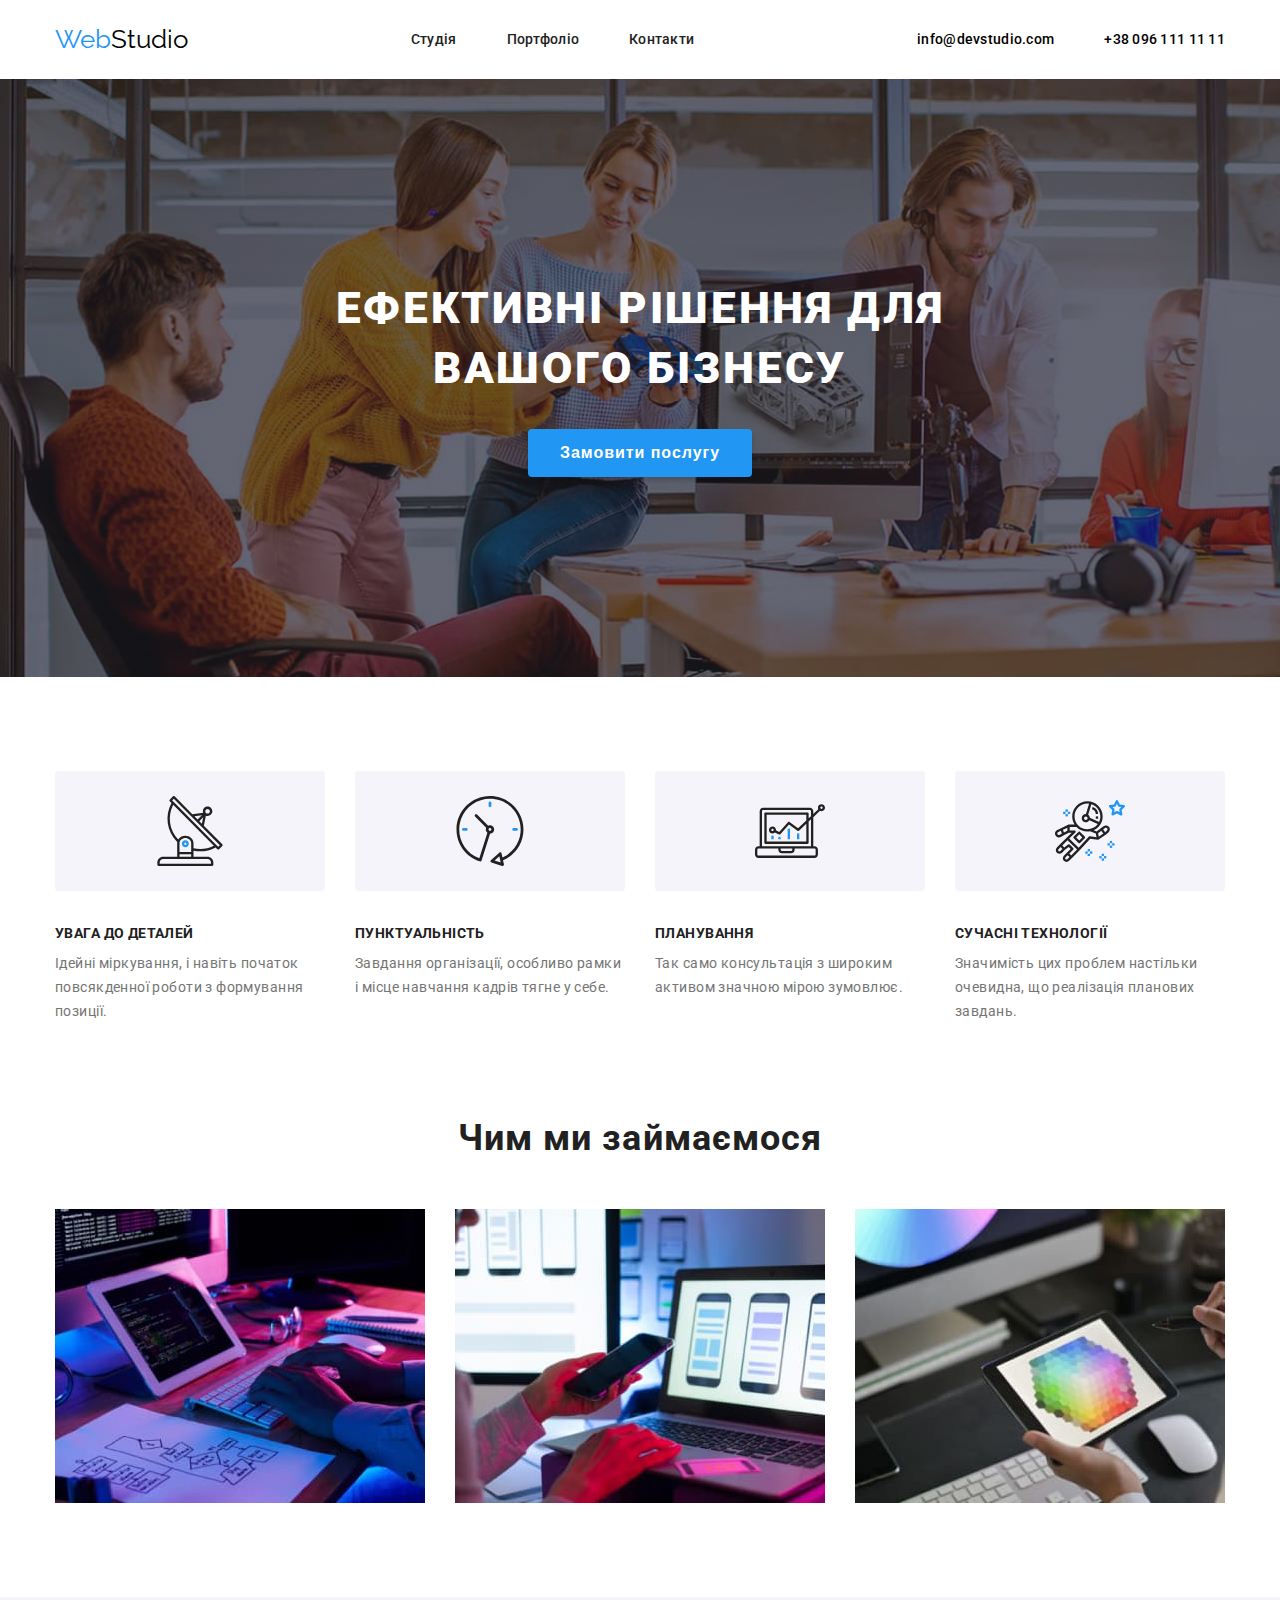
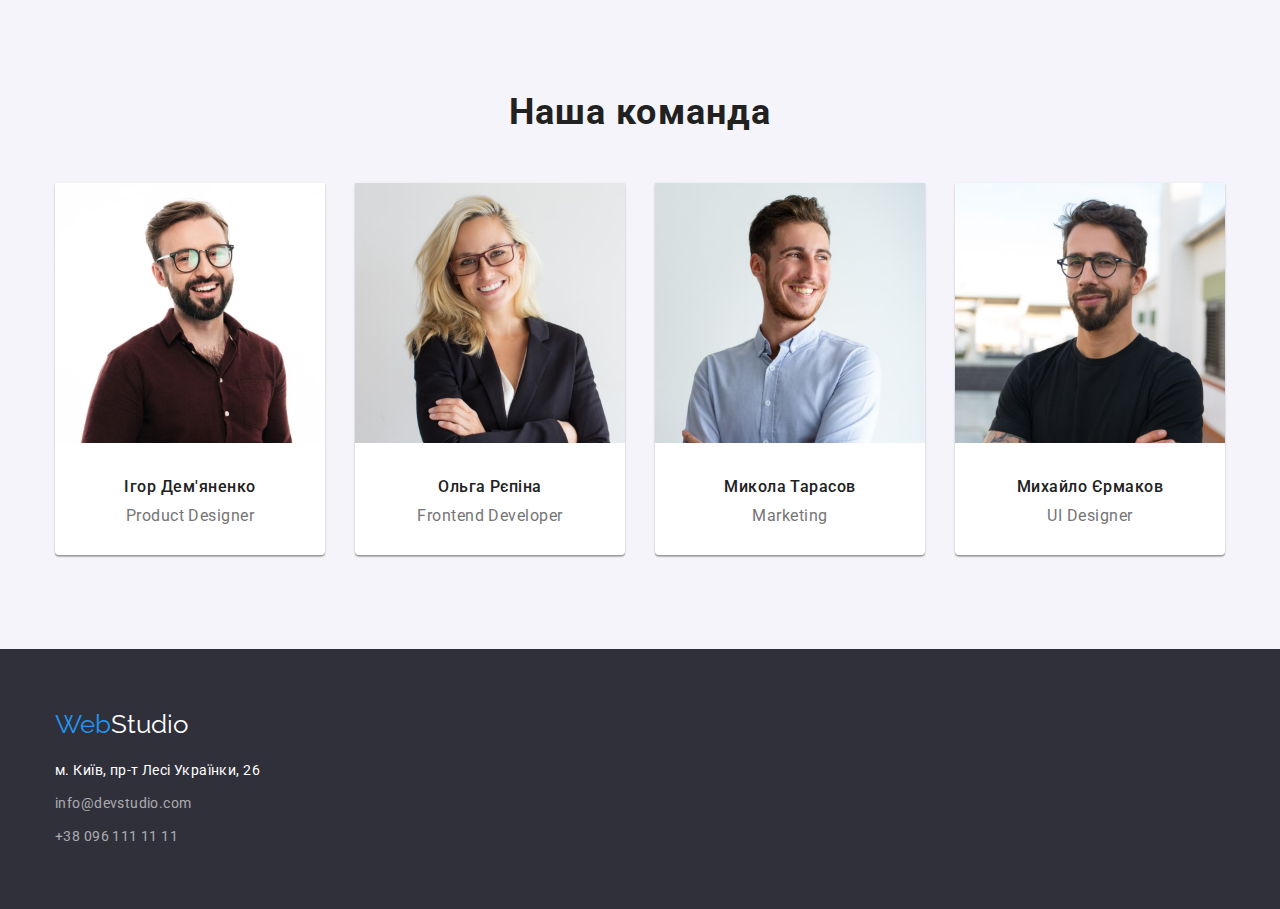
<file: index.html>
<!DOCTYPE html>
<html lang="en">

<head>
    <meta charset="UTF-8" />
    <meta name="viewport" content="width=device-width, initial-scale=1.0" />
    <title>WebStudio</title>
    <link rel="stylesheet" href="https://cdnjs.cloudflare.com/ajax/libs/modern-normalize/2.0.0/modern-normalize.min.css" integrity="sha512-4xo8blKMVCiXpTaLzQSLSw3KFOVPWhm/TRtuPVc4WG6kUgjH6J03IBuG7JZPkcWMxJ5huwaBpOpnwYElP/m6wg==" crossorigin="anonymous" referrerpolicy="no-referrer" />
    <link rel="preconnect" href="https://fonts.googleapis.com">
    <link rel="preconnect" href="https://fonts.gstatic.com" crossorigin>
    <link href="https://fonts.googleapis.com/css2?family=Raleway:wght@700&family=Roboto:wght@400;500;700;900&display=swap" rel="stylesheet">
    <link rel="stylesheet" href="./css/style.css">
</head>
<body>
    <!-- header -->
    <header class="header">
        <div class="container">
        <a class="logo" href="./index.html"><span class="Web">Web</span><span class="Studio">Studio</span></a>
        <nav>
            <ul class="header-list">
                <li class="header-item">
                    <a class="header-list-link" href="./index.html">Студія</a>
                </li>
                <li class="header-item">
                    <a class="header-list-link" href="./pages/portfolio.html">Портфоліо</a>
                </li>
                <li class="header-item">
                    <a class="header-list-link" href="#">Контакти</a>
                </li>
            </ul>
        </nav>
        <div class="header-contacts">
        <a class="header-contacts-link" href="mailto:info@devstudio.com">info@devstudio.com</a>
        <a class="header-contacts-link" href="tel:+380961111111">+38 096 111 11 11</a>
        </div>
        </div>
    </header>
    <!-- main -->
    <main>
        <!-- 1 -->
        <section class="hero">
            <div class="container">
            <h1 class="hero-title">ЕФЕКТИВНІ РІШЕННЯ ДЛЯ <br>ВАШОГО БІЗНЕСУ</h1>
            <button class="hero-btn" type="button">Замовити послугу</button>
        </div>
        </section>
        <!-- 2 -->
        <section class="features">
            <div class="container">
            <ul class="features-list">
                <li class="features-item">
                    <h2 class="features-title">УВАГА ДО ДЕТАЛЕЙ</h2>
                    <!-- par = paragraph = p -->
                    <p class="features-par">Ідейні міркування, і навіть початок повсякденної роботи з формування позиції.</p>
                </li>
                <li class="features-item">
                    <h2 class="features-title">ПУНКТУАЛЬНІСТЬ</h2>
                    <p class="features-par">Завдання організації, особливо рамки і місце навчання кадрів тягне у себе.</p>
                </li>
                <li class="features-item">
                    <h2 class="features-title">ПЛАНУВАННЯ</h2>
                    <p class="features-par">Так само консультація з широким активом значною мірою зумовлює.</p>
                </li>
                <li class="features-item">
                    <h2  class="features-title">СУЧАСНІ ТЕХНОЛОГІЇ</h2>
                    <p class="features-par">Значимість цих проблем настільки очевидна, що реалізація планових завдань.</p>
                </li>
            </ul>
        </div>
        </section>
        <!-- 3 -->
        <section class="work">
            <div class="container">
            <h2 class="work-title">Чим ми займаємося</h2>
            <ul class="work-list">
                <li class="work-item">
                    <img src="./images/work1.jpg" alt="десктоп">
                </li>
                <li class="work-item">
                    <img src="./images/work2.jpg" alt="мобільні">
                </li>
                <li class="work-item">
                    <img src="./images/work3.jpg" alt="дизайн">
                </li>
            </ul>
        </div>
        </section>
        <!-- 4 -->
        <section class="team">
            <div class="container">
            <h2 class="team-title">Наша команда</h2>
            <ul class="team-list">
                <li class="team-item">
                    <img src="./images/team1.jpg" alt="Man with glasses and in red shirt">
                    <h3 class="team-title-h3">Ігор Дем'яненко</h3>
                    <p class="team-par">Product Designer</p>
                </li>
                <li class="team-item">
                    <img src="./images/team2.jpg" alt="Women with glasses">
                    <h3 class="team-title-h3">Ольга Рєпіна</h3>
                    <p class="team-par">Frontend Developer</p>
                </li>
                <li class="team-item">
                    <img src="./images/team3.jpg" alt="Man in shirt">
                    <h3 class="team-title-h3">Микола Тарасов</h3>
                    <p class="team-par">Marketing</p>
                </li>
                <li class="team-item">
                    <img src="./images/team4.jpg" alt="Man with glasses and in black t-shirt">
                    <h3 class="team-title-h3">Михайло Єрмаков</h3>
                    <p class="team-par">UI Designer</p>
                </li>
            </ul>
        </div>
        </section>
    </main>
    <!-- footer -->
    <footer class="footer">
        <div class="container">
        <a href="./index.html" class="logo-footer"><span class="Web">Web</span><span class="Studio1">Studio</span></a>
        <address class="address">
        <a class="contacts-city" href="https://www.google.com/maps/place/%D0%B1%D1%83%D0%BB%D1%8C%D0%B2%D0%B0%D1%80+%D0%9B%D0%B5%D1%81%D1%96+%D0%A3%D0%BA%D1%80%D0%B0%D1%97%D0%BD%D0%BA%D0%B8,+26,+%D0%9A%D0%B8%D1%97%D0%B2,+02000/@50.4265807,30.5383858,17z/data=!3m1!4b1!4m6!3m5!1s0x40d4cf0e033ecbe9:0x57a4dffefec77da0!8m2!3d50.4265807!4d30.5383858!16s%2Fg%2F1tctq5jv?entry=ttu">м. Київ, пр-т Лесі Українки, 26</a>
        <a class="contacts" href="maito:info@devstudio.com">info@devstudio.com</a>
        <a class="contacts" href="tel:+380961111111">+38 096 111 11 11</a>
        </address>
        </div>
    </footer>
</body>
</html>
</file>
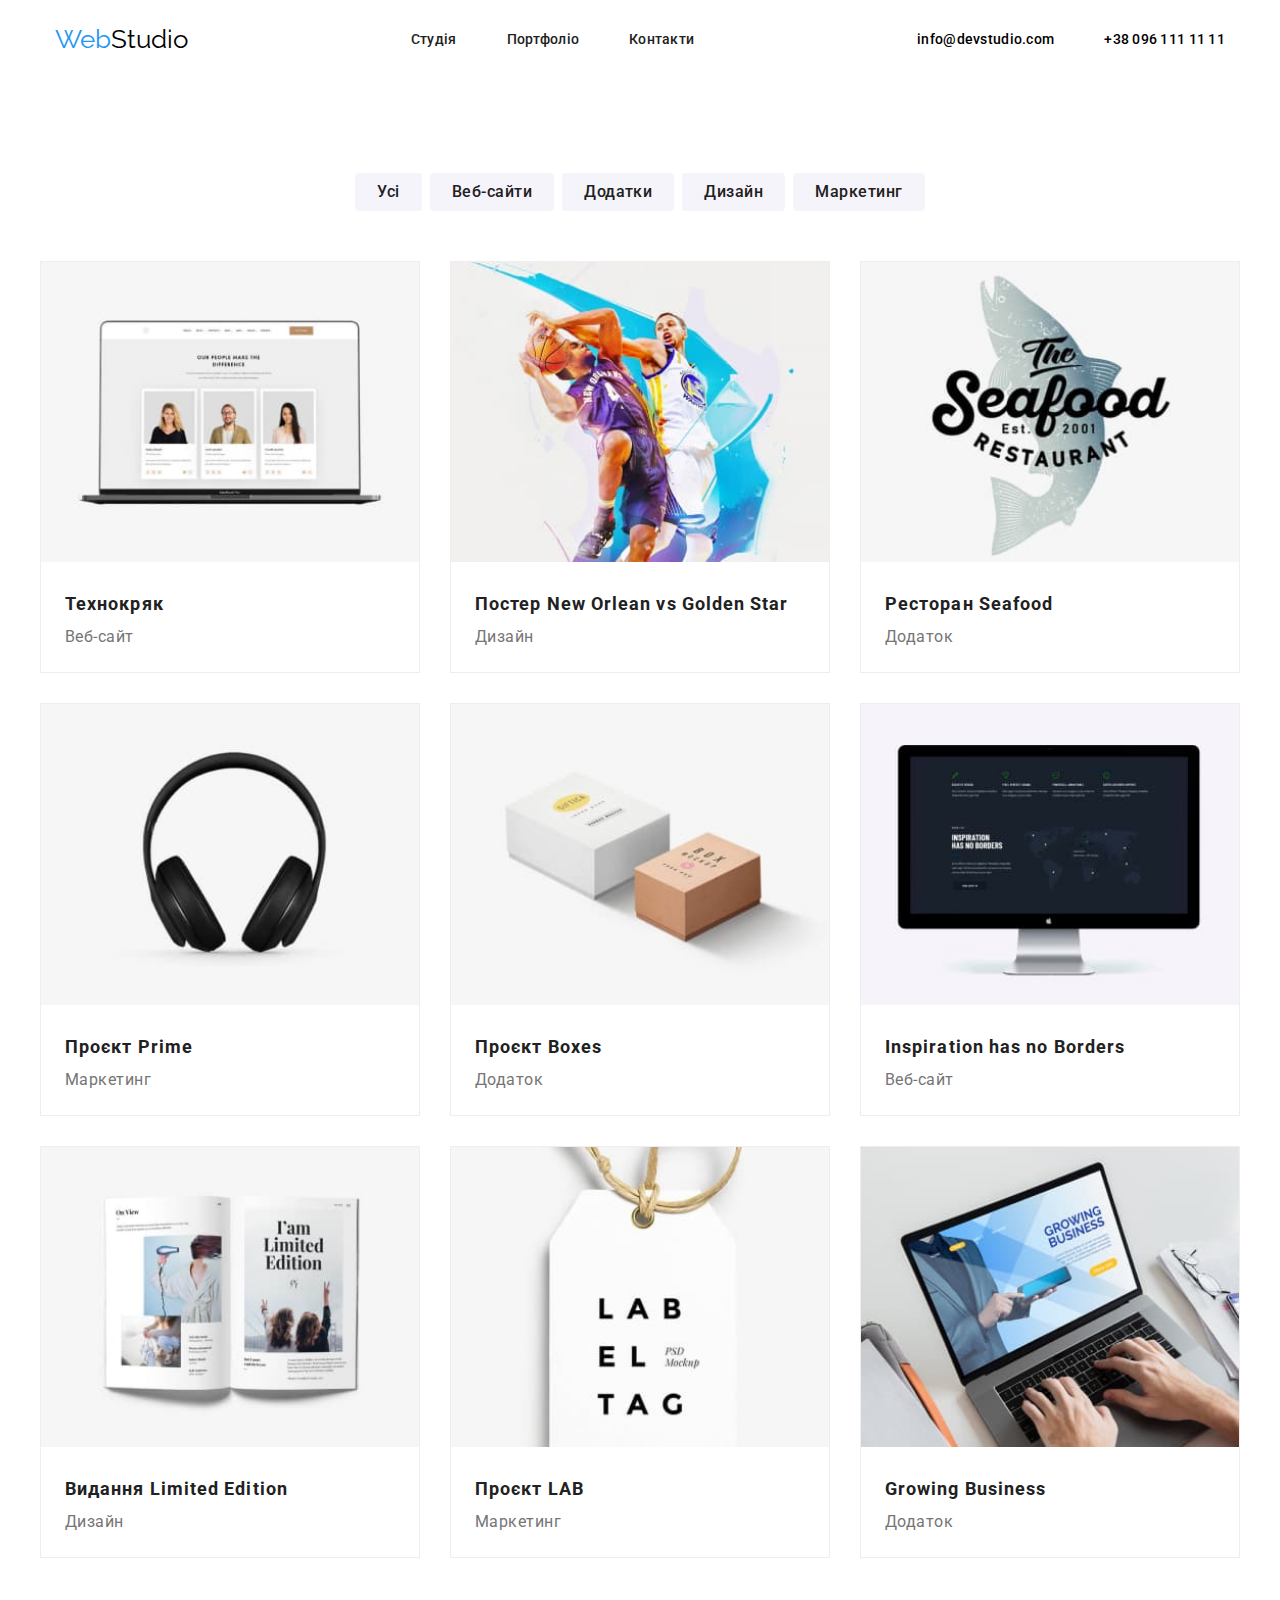
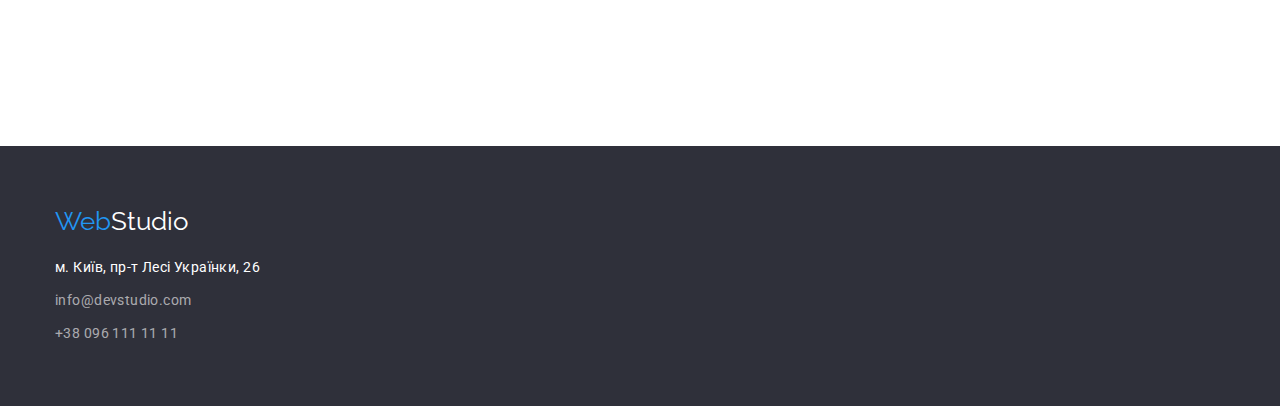
<file: pages/portfolio.html>
<!DOCTYPE html>
<html lang="en">
<head>
    <meta charset="UTF-8">
    <meta name="viewport" content="width=device-width, initial-scale=1.0">
    <title>Document</title>
    <link rel="preconnect" href="https://fonts.googleapis.com">
    <link rel="preconnect" href="https://fonts.gstatic.com" crossorigin>
    <link href="https://fonts.googleapis.com/css2?family=Raleway:wght@700&family=Roboto:wght@400;500;700;900&display=swap" rel="stylesheet">
    <link rel="stylesheet" href="../css/portfolio.css">
</head>
<body>
    <!-- header -->
    <header class="header">
        <div class="container">
        <a class="logo" href="../index.html"><span class="Web">Web</span><span class="Studio">Studio</span></a>
        <nav>
            <ul class="header-list">
                <li class="header-item">
                    <a class="header-list-link" href="../index.html">Студія</a>
                </li>
                <li class="header-item">
                    <a class="header-list-link" href="./portfolio.html">Портфоліо</a>
                </li>
                <li class="header-item">
                    <a class="header-list-link" href="#">Контакти</a>
                </li>
            </ul>
        </nav>
        <div class="header-contacts">
        <a class="header-contacts-link" href="mailto:info@devstudio.com">info@devstudio.com</a>
        <a class="header-contacts-link" href="tel:+380961111111">+38 096 111 11 11</a>
        </div>
        </div>
    </header>
    <!-- main -->
    <main>
        <div class="container">
        <div class="filters">
                <button class="filter"  type="button">
                    Усі
                </button>

                <button class="filter"  type="button">
                    Веб-сайти
                </button>
        
                <button class="filter"  type="button">
                    Додатки
                </button>
        
                <button class="filter"  type="button">
                    Дизайн
                </button>
        
                <button class="filter"  type="button">
                    Маркетинг
                </button>
            </div>
        
        <ul class="project-list">
            <li class="project-list-item">
                <img class="project-list-img" src="../images/project1.jpg" alt="computer">
                <h3 class="project-list-title" >Технокряк</h3>
                <p class="project-list-text" >Веб-сайт</p>
            </li>
            <li class="project-list-item">
                <img class="project-list-img" src="../images/project2.jpg" alt="basketball">
                <h3 class="project-list-title">Постер New Orlean vs Golden Star</h3>
                <p class="project-list-text">Дизайн</p>
            </li>
            <li class="project-list-item">
                <img class="project-list-img" src="../images/project3.jpg" alt="restautant logo">
                <h3 class="project-list-title">Ресторан Seafood</h3>
                <p class="project-list-text">Додаток</p>
            </li>
            <li class="project-list-item">
                <img class="project-list-img" src="../images/project4.jpg" alt="headphones">
                <h3 class="project-list-title">Проєкт Prime</h3>
                <p class="project-list-text">Маркетинг</p>
            </li>
            <li class="project-list-item">
                <img class="project-list-img" src="../images/project5.jpg" alt="boxes">
                <h3 class="project-list-title">Проєкт Boxes</h3>
                <p class="project-list-text">Додаток</p>
            </li>
            <li class="project-list-item">
                <img class="project-list-img" src="../images/project6.jpg" alt="monitor">
                <h3 class="project-list-title">Inspiration has no Borders</h3>
                <p class="project-list-text">Веб-сайт</p>
            </li>
            <li class="project-list-item">
                <img class="project-list-img" src="../images/project7.jpg" alt="magazine">
                <h3 class="project-list-title">Видання Limited Edition</h3>
                <p class="project-list-text">Дизайн</p>
            </li>
            <li class="project-list-item">
                <img class="project-list-img" src="../images/project8.jpg" alt="label">
                <h3 class="project-list-title">Проєкт LAB</h3>
                <p class="project-list-text">Маркетинг</p>
            </li>
            <li class="project-list-item">
                <img class="project-list-img" src="../images/project9.jpg" alt="laptop">
                <h3 class="project-list-title">Growing Business</h3>
                <p class="project-list-text">Додаток</p>
            </li>
        </ul>
    </div>
    </main>
        <!-- footer -->
        <footer class="footer">
            <div class="container">
            <a href="./index.html" class="logo-footer"><span class="Web">Web</span><span class="Studio1">Studio</span></a>
            <address class="address">
            <a class="contacts-city" href="https://www.google.com/maps/place/%D0%B1%D1%83%D0%BB%D1%8C%D0%B2%D0%B0%D1%80+%D0%9B%D0%B5%D1%81%D1%96+%D0%A3%D0%BA%D1%80%D0%B0%D1%97%D0%BD%D0%BA%D0%B8,+26,+%D0%9A%D0%B8%D1%97%D0%B2,+02000/@50.4265807,30.5383858,17z/data=!3m1!4b1!4m6!3m5!1s0x40d4cf0e033ecbe9:0x57a4dffefec77da0!8m2!3d50.4265807!4d30.5383858!16s%2Fg%2F1tctq5jv?entry=ttu">м. Київ, пр-т Лесі Українки, 26</a>
            <a class="contacts" href="maito:info@devstudio.com">info@devstudio.com</a>
            <a class="contacts" href="tel:+380961111111">+38 096 111 11 11</a>
            </address>
            </div>
        </footer>
</body>
</html>
</file>
<file: css/style.css>
:root {
    --background: #2F303A;
    --hover: #2196F3;
    --text-color-gray: #212121;
    --text-color-ight-grey: #757575;
    --background-color-section-team: #F5F4FA;
    --white: #fff;
}

* {
    margin: 0;
    padding: 0;
    border: 0;
    outline: 0;
    list-style: none;
    box-sizing: border-box;
    text-decoration: none;
}

ul,h1,h2,button,p,h3 {
    padding: 0;
    margin: 0;
}

ul {
    list-style-type: none;
}

a {
    text-decoration: none;
}

body {
    font-family: 'Roboto', sans-serif;
    font-style: normal;
    line-height: normal;
}

.container {
    width: 1200px;
    padding-left: 15px;
    padding-right: 15px;
    margin:0 auto;
}

.header {
    padding: 24px 0 25px 0;
}

.header .container {
    display: flex;
    align-items: center;
    justify-content: space-between;
}

.header-list {
    display: flex;
    gap: 50px;
}

.header-list-link {
    color: var(--text-color-gray);
    font-size: 14px;
    font-weight: 500;
    letter-spacing: 0.28px;
}

.header-list-link:hover, .header-contacts-link:hover {
    color: var(--hover);
}

.header-contacts {
    display: flex;
    gap: 50px;
}

.header-contacts-link {
    color: var(--text-color-ight-gray);
    font-size: 14px;
    font-weight: 500;
    letter-spacing: 0.28px;
}

.header-item {
    display: flex;
    flex-direction: row;
    color: #212121;
    font-family: 'Roboto';
    font-size: 14px;
    font-style: normal;
    font-weight: 500;
    line-height: normal;
    letter-spacing: 0.28px;
}

.logo {
    font-family: 'Raleway';
    font-size: 26px;
    line-height: normal;
}

.hero {
    background-color: var(--background);
    padding: 200px 0 200px 0;
    background-image: linear-gradient(to right, rgba(47, 48, 58, 0.40), rgba(47, 48, 58, 0.40)), url("../images/hero-bg.jpg");
    background-repeat: no-repeat;
    background-size: cover;
}

.hero-title {
    color: #FFF;
    font-size: 44px;
    line-height: 1.36;
    font-weight: 900;
    text-align: center;
    letter-spacing: 2.64px;
}
.hero-btn {
    display: block;
    font-size: 16px;
    line-height: 1.8;
    background-color: #2196F3;
    color: var(--white);
    margin: 30px auto 0;
    padding: 10px 32px;
    border-radius: 4px;
    border: none;
    font-weight: 700;
    letter-spacing: 0.96px;
    box-shadow: 0px 4px 4px 0px rgba(0, 0, 0, 0.15);
}

.features {
    padding: 94px 0 94px 0;
}

.features-list {
    display: flex;
    gap: 30px;
}

.features-item::before {
    display: inline-block;
    content: "";
    width: 270px;
    height: 120px;
    background-color: var(--background-color-section-team);
    border-radius: 4px;
    margin-bottom: 30px;
    background-repeat: no-repeat;
    background-position: center;
}

.features-item:nth-child(1)::before {
    background-image: url("../images/antenna.svg");
}

.features-item:nth-child(2)::before {
    background-image: url("../images/clock.svg");
}

.features-item:nth-child(3)::before {
    background-image: url("../images/diagram.svg");
}

.features-item:nth-child(4)::before {
    background-image: url("../images/astronaut.svg");
}

.features-title {
    font-size: 14px;
    line-height: normal;
    margin: 0 0 10px 0;
    color: #212121;
    font-family: Roboto;
    font-size: 14px;
    font-style: normal;
    font-weight: 700;
    line-height: normal;
    letter-spacing: 0.42px;
    text-transform: uppercase;
}

.features-par {
    font-size: 14px;
    color: #757575;
    font-family: Roboto;
    font-size: 14px;
    font-style: normal;
    font-weight: 400;
    line-height: 24px; /* 171.429% */
    letter-spacing: 0.42px;
}

.work {
    padding: 0 0 94px 0;
}

.work-title {
    font-size: 36px;
    line-height: normal;
    margin: 0 0 50px 0;
    text-align: center;
    color: #212121;
    text-align: center;
    font-family: Roboto;
    font-style: normal;
    font-weight: 700;
    line-height: normal;
    letter-spacing: 1.08px;
}
.work-list {
    display: flex;
    justify-content: space-between;
}
.work-item {
    width: 370px;
    height: 294px;
}
.team {
    background-color: var(--background-color-section-team);
    padding: 94px 0 94px 0;
}
.team-title {
    font-size: 36px;
    line-height: normal;
    margin: 0 0 50px 0;
    text-align: center;
    color: #212121;
    text-align: center;
    font-family: Roboto;
    font-style: normal;
    font-weight: 700;
    line-height: normal;
    letter-spacing: 1.08px;
}

.team-list {
    display: flex;
    gap: 30px;
}

.team-item {
    border-radius: 0px 0px 4px 4px;
    background-color: #FFF;
    padding-bottom: 30px;
    text-align: center;
    box-shadow: 0px 2px 1px 0px rgba(0, 0, 0, 0.20), 0px 1px 1px 0px rgba(0, 0, 0, 0.14), 0px 1px 3px 0px rgba(0, 0, 0, 0.12);
}

.team-list li img {
    width: 270px;
    height: 260px;
}
.team-title-h3 {
    font-size: 16px;
    line-height: normal;
    margin: 30px 0 0 0;
    color: #212121;
    text-align: center;
    font-family: Roboto;
    font-style: normal;
    font-weight: 500;
    line-height: normal;
    letter-spacing: 0.48px;
}
.team-par{
    color: #757575;
    font-size: 16px;
    line-height: normal;
    margin: 10px 0 0 0;
    color: #757575;
    text-align: center;
    font-family: Roboto;
    font-style: normal;
    font-weight: 400;
    line-height: normal;
    letter-spacing: 0.48px;
}
.footer {
    background-color: var(--background);
    padding: 60px 0 60px 0;
}
.logo-footer {
    font-family: 'Raleway';
    display: block;
    font-size: 26px;
    margin-bottom: 20px;
}
.Web {
    color: var(--hover);
}
.Studio {
    color: #000;
}
.Studio1 {
    color: #FFF;
}

.address {
    display: flex;
    flex-direction: column;
    gap: 9px;
    font-style: normal;
}

.contacts {
    font-size: 14px;
    color: rgba(255, 255, 255, 0.60);
    font-size: 14px;
    font-weight: 400;
    line-height: 1.71;
    letter-spacing: 0.42px;
}

.contacts-city {
    color: var(--white);
    font-size: 14px;
    font-weight: 400;
    line-height: 1.71; 
    letter-spacing: 0.42px;
}
</file>
<file: css/portfolio.css>
:root {
    --background: #2F303A;
    --hover: #2196F3;
    --text-color-gray: #212121;
    --text-color-ight-grey: #757575;
    --background-color-section-team: #F5F4FA;
    --white: #fff;
}

* {
    margin: 0;
    padding: 0;
    border: 0;
    outline: 0;
    list-style: none;
    box-sizing: border-box;
    text-decoration: none;
}

ul,h1,h2,button,p,h3 {
    padding: 0;
    margin: 0;
}

ul {
    list-style-type: none;
}

a {
    text-decoration: none;
}

body {
    font-family: 'Roboto', sans-serif;
    font-style: normal;
    line-height: normal;
}

.container {
    width: 1200px;
    padding-left: 15px;
    padding-right: 15px;
    margin:0 auto;
}


.header {
    padding: 24px 0 25px 0;
}

.header .container {
    display: flex;
    align-items: center;
    justify-content: space-between;
}

.header-list {
    display: flex;
    gap: 50px;
}

.header-list-link {
    color: var(--text-color-gray);
    font-size: 14px;
    font-weight: 500;
    letter-spacing: 0.28px;
}

.header-list-link:hover, .header-contacts-link:hover {
    color: var(--hover);
}

.header-contacts {
    display: flex;
    gap: 50px;
}

.header-contacts-link {
    color: var(--text-color-ight-gray);
    font-size: 14px;
    font-weight: 500;
    letter-spacing: 0.28px;
}

.header-item {
    display: flex;
    flex-direction: row;
}

.logo {
    font-family: 'Raleway';
    font-size: 26px;
    line-height: normal;
}


.logo-footer {
    font-family: 'Raleway';

}
.Web {
    color: #2196F3;
}
.Studio {
    color: black;
}
.Studio1 {
    color: #FFF;
}

main .container {
    padding: 94px 0;
}

.filters {
    display: flex;
    gap: 8px;
    justify-content: center;
    margin-bottom: 50px;
}

.filter {
    padding: 6px 22px;
    border-radius: 4px;
    border: none;
    background-color: var(--background-color-section-team);
    color: var(--text-color-gray);
    font-size: 16px;
    font-weight: 500;
    line-height: 1.62; 
    letter-spacing: 0.48px;
    font-family: 'Roboto', sans-serif;
}

.filter:hover {
    background-color: var(--hover);
    color: var(--white);
    box-shadow: 0px 2px 2px 0px rgba(0, 0, 0, 0.12), 0px 1px 2px 0px rgba(0, 0, 0, 0.08), 0px 3px 1px 0px rgba(0, 0, 0, 0.10);
}

.project-list {
    display: flex;
    row-gap: 30px;
    justify-content: space-between;
    flex-wrap: wrap;
    margin-bottom: 94px;
}

.project-list-item {
    border: 1px solid #EEE;
    background-color: #FFF;
    padding-bottom: 20px;
    flex-basis: calc((100% - 60px) / 3);
}

.project-list-item:hover {
    box-shadow: 1px 4px 6px 0px rgba(0, 0, 0, 0.16), 0px 4px 4px 0px rgba(0, 0, 0, 0.06), 0px 1px 1px 0px rgba(0, 0, 0, 0.12);
}

.project-list-img {
    margin-bottom: 20px;
    width: 100%;
}

.project-list-title, .project-list-text {
    padding-left: 24px;
    color: #212121;
    font-family: Roboto;
    font-style: normal;
    font-size: 18px;
    line-height: 36px; /* 200% */
    font-weight: 700;
    letter-spacing: 1.08px;
}

.project-list-text {
    color: #757575;
    font-family: Roboto;
    font-size: 16px;
    font-style: normal;
    font-weight: 400;
    line-height: 30px; /* 187.5% */
    letter-spacing: 0.48px;
}

.footer {
    background-color: var(--background);
    padding: 60px 0 60px 0;
}
.logo-footer {
    font-family: 'Raleway';
    display: block;
    font-size: 26px;
    margin-bottom: 20px;
}
.Web {
    color: var(--hover);
}
.Studio {
    color: #000;
}
.Studio1 {
    color: #FFF;
}

.address {
    display: flex;
    flex-direction: column;
    gap: 9px;
    font-style: normal;
}

.contacts {
    font-size: 14px;
    color: rgba(255, 255, 255, 0.60);
    font-size: 14px;
    font-weight: 400;
    line-height: 1.71;
    letter-spacing: 0.42px;
}


.contacts-city {
    color: var(--white);
    font-size: 14px;
    font-weight: 400;
    line-height: 1.71; 
    letter-spacing: 0.42px;
}
</file>
